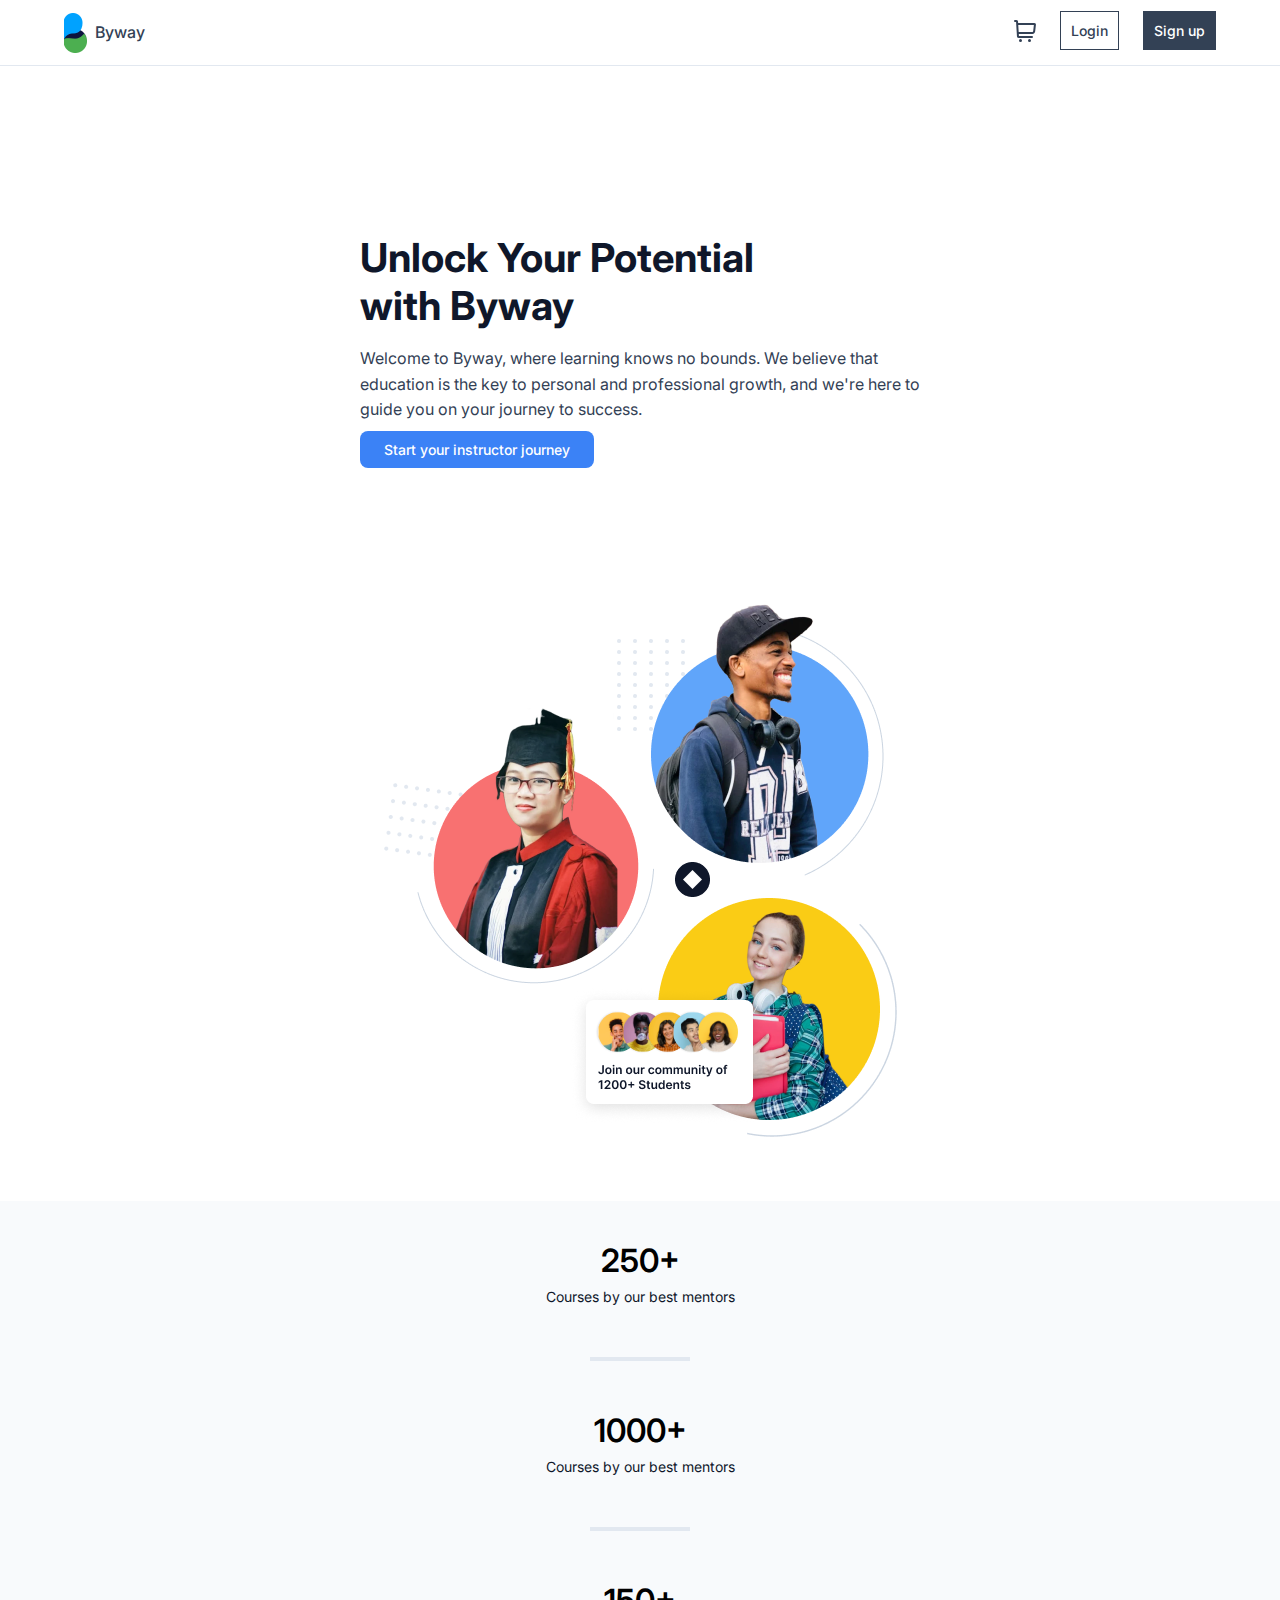
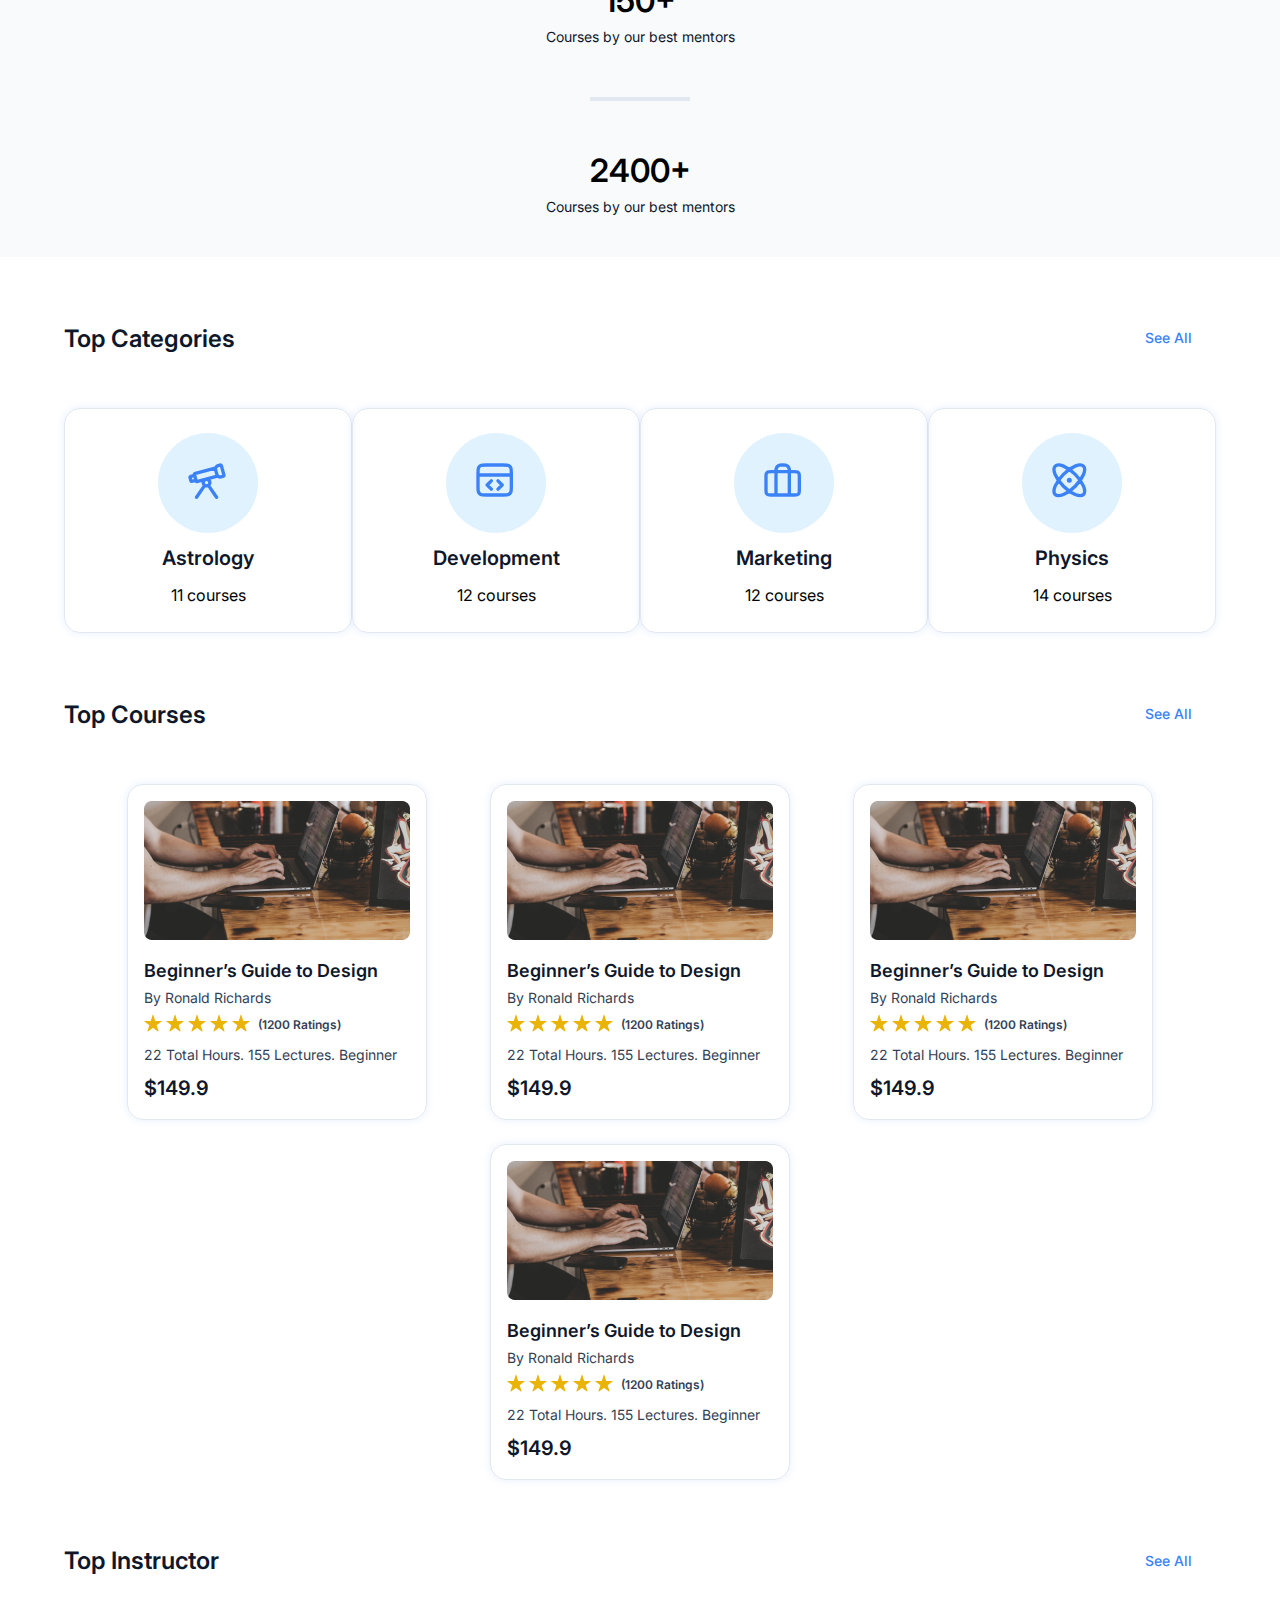
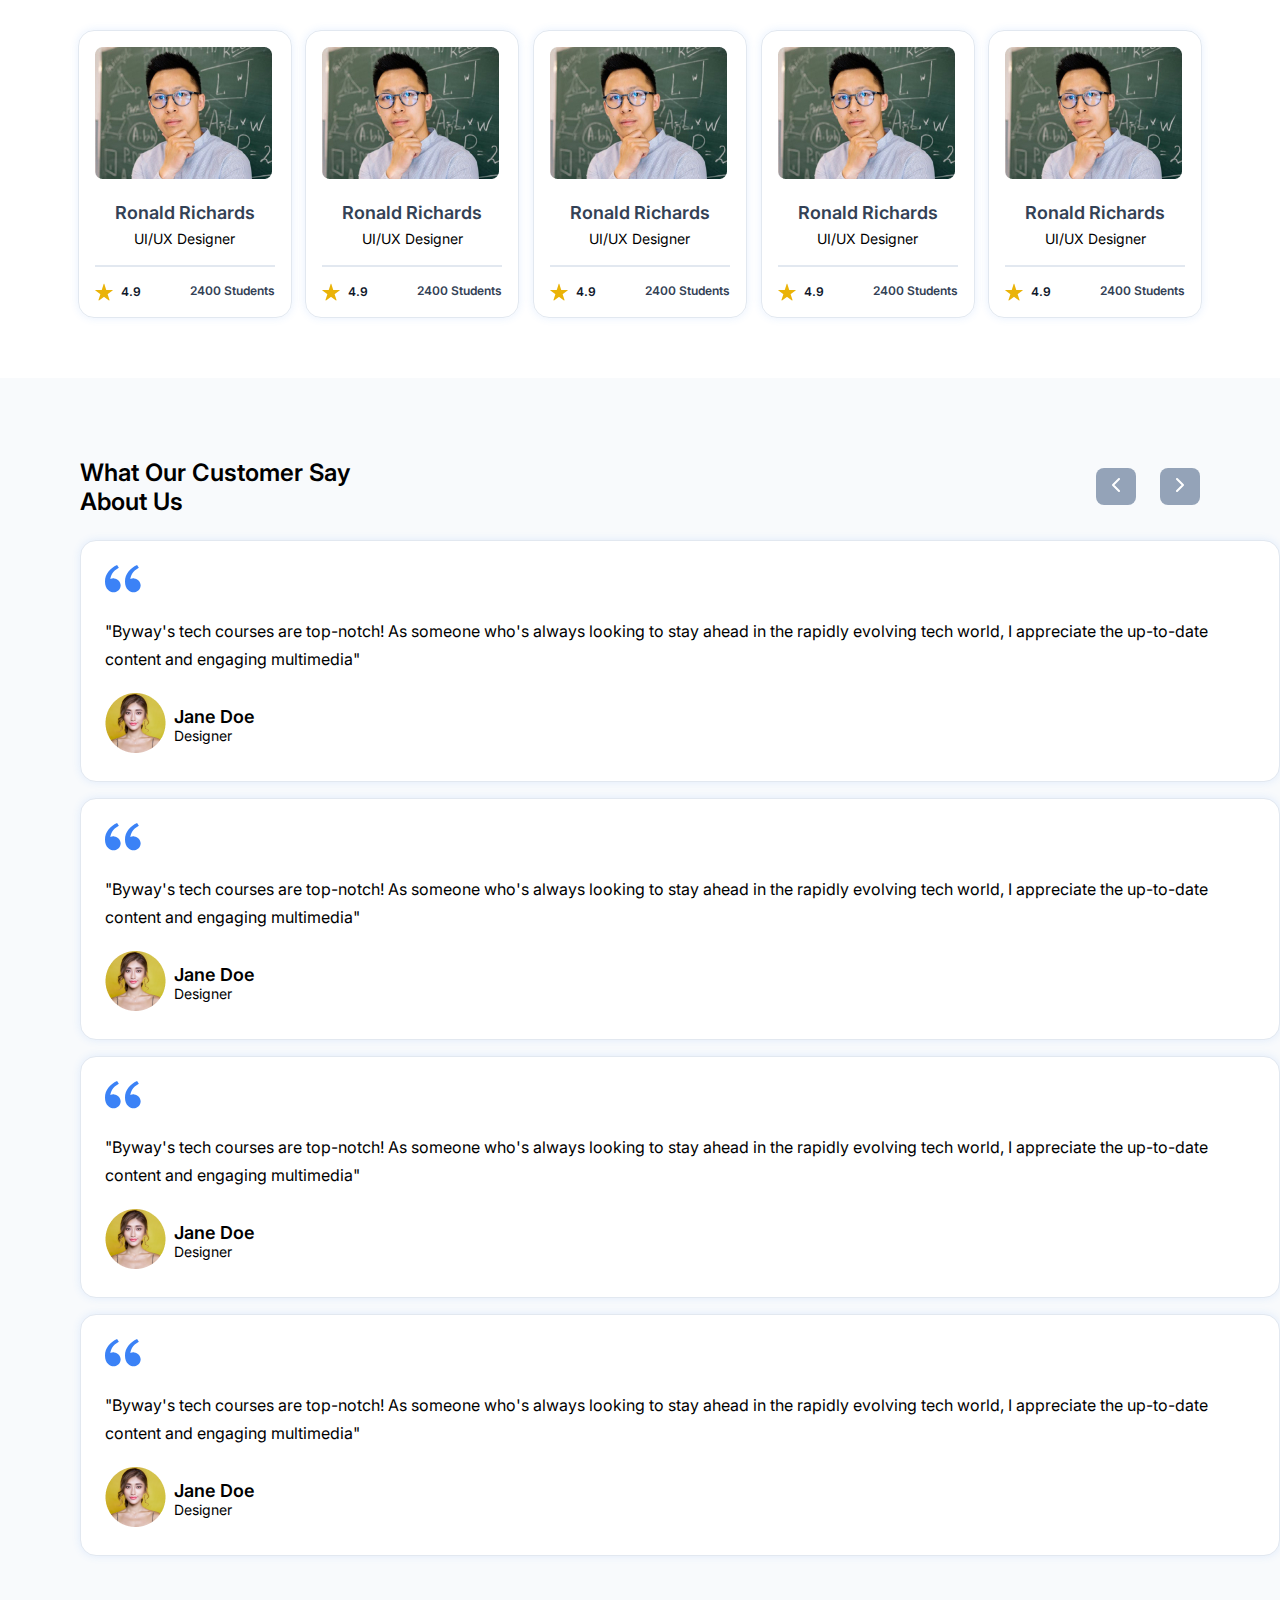
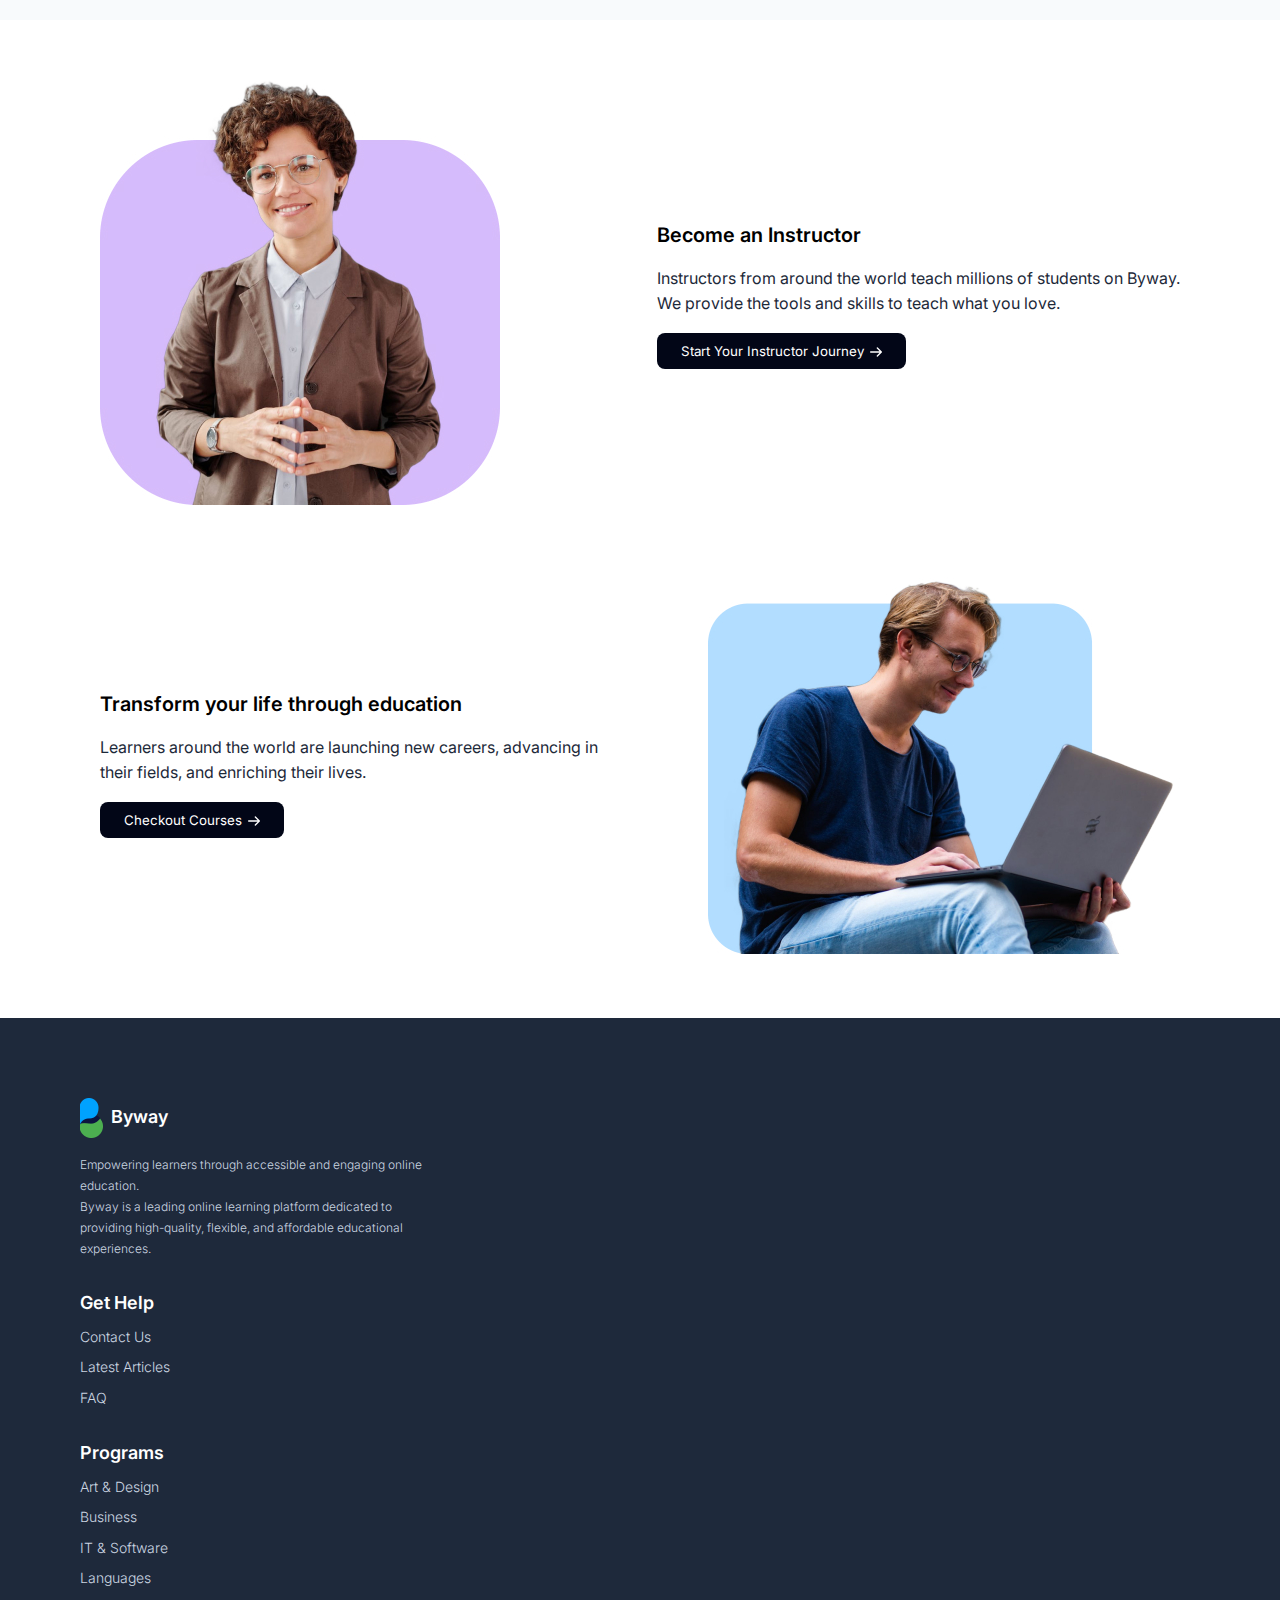
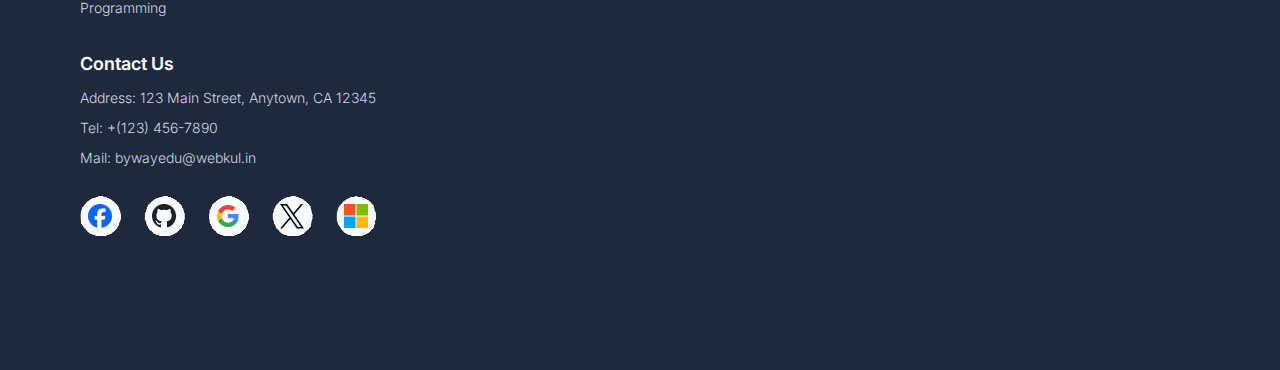
<file: Byway/HTML/index.html>
<!DOCTYPE html>
<html lang="en">
<head>
    <meta charset="UTF-8">
    <meta name="viewport" content="width=device-width, initial-scale=1.0">
    <link rel="stylesheet" href="../CSS/style.css">
    <link rel="icon" href="../Assets/logo.svg">
    <title>Byway</title>
</head>
<body>
    <div class="container">
            <!-- Header Section -->
        <header>
            <div class="header-container">
                <a href="#">
                    <div class="logo">
                        <picture class="logo-pic">
                            <img src="../Assets/logo.svg" alt="logo.png" class="logo-png"/>
                        </picture>
                        <h1>Byway</h1>
                    </div>
                </a>
                <div class="right-part">
                    <ul class="account-list">
                        <li class="account-item"><a href="#" class="cart-icon"><img src="../Assets/cart.svg" alt="cart.svg"/></a></li>
                        <li class="account-item"><a href="#" class="login-link">Login</a></li>
                        <li class="account-item"><a href="#" class="sign-up-link">Sign up</a></li>
                    </ul>
                </div>
            </div>
        </header>
        <!-- Header Section -->

        <!-- Home Section -->
        <section id="home">
            <section class="wrapper">
                <div class="content">
                    <div class="content-left">
                        <div class="content-heading">
                            Unlock Your Potential <br>with Byway
                        </div>
                        <div class="content-para">
                            Welcome to Byway, where learning knows no bounds. We believe that<br>education is the key to personal and professional growth, and we're here to <br> guide you on your journey to success. 
                        </div>
                        <div>
                            <a href="#" class="journey-btn"> Start your instructor journey

                            </a>
                        </div>
                    </div>
                    <div class="content-right">
                        <img src="../Assets/spotlight.png" alt="spotlight.png" class="right-image">
                    </div>
                </div>
            </div>    
        </section>
             <!-- Home Section -->

             <!-- Stats Section  -->
        <section id="stats">
            <div class="stat-container">
                <div class="stat-content">
                    <div class="stat-count">250+</div>
                    <div class="stat-mentor">Courses by our best mentors</div>
                </div>
                <div class="vertical-line"></div>
                <div class="stat-content">
                    <div class="stat-count">1000+</div>
                    <div class="stat-mentor">Courses by our best mentors</div>
                </div>
                <div class="vertical-line"></div>
                <div class="stat-content">
                    <div class="stat-count">150+</div>
                    <div class="stat-mentor">Courses by our best mentors</div>
                </div>
                <div class="vertical-line"></div>
                <div class="stat-content">
                    <div class="stat-count">2400+</div>
                    <div class="stat-mentor">Courses by our best mentors</div>
                </div>
            </div>
        </section>
                            <!-- Stats Section  -->

                            <!-- Top Catagories -->
        <section id="catagory">
            <section class="wrapper">
                <div class="catagory-container">
                    <div class="catagory-header">
                        <div class="heading">Top Categories</div>
                        <button type="button" class="button-right"><a href="#">See All</a></button>
                    </div>
                    <div class="catagory-wrap">
                        <div class="catagory-card">
                            <div class="catagory-card-inner">
                                <div class="telescope-bg">
                                    <div class="telescope-png">
                                    <img src="../Assets/astrology.svg" alt="astrology.svg"/>
                                    </div>
                                </div>
                                <div class="astrology">
                                    Astrology
                                </div>
                                <div class="course">
                                    11 courses
                                </div>
                            </div>
                        </div>
                        <div class="catagory-card">
                            <div class="catagory-card-inner">
                                <div class="telescope-bg">
                                    <div class="telescope-png">
                                    <img src="../Assets/devlopment.svg" alt="devlopment.svg"/>
                                    </div>
                                </div>
                                <div class="astrology">
                                    Development
                                </div>
                                <div class="course">
                                    12 courses
                                </div>
                            </div>
                        </div>
                        <div class="catagory-card">
                            <div class="catagory-card-inner">
                                <div class="telescope-bg">
                                    <div class="telescope-png">
                                    <img src="../Assets/marketing.svg" alt="marketing.svg"/>
                                    </div>
                                </div>
                                <div class="astrology">
                                    Marketing
                                </div>
                                <div class="course">
                                    12 courses
                                </div>
                            </div>
                        </div>
                        <div class="catagory-card">
                            <div class="catagory-card-inner">
                                <div class="telescope-bg">
                                    <div class="telescope-png">
                                    <img src="../Assets/physics.svg" alt="physics.svg"/>
                                    </div>
                                </div>
                                <div class="astrology">
                                    Physics
                                </div>
                                <div class="course">
                                    14 courses
                                </div>
                            </div>
                        </div>
                    </div>
                </div>              
            </section>          
        </section>           <!-- Top Catagories -->

                              <!-- Top Courses -->
        <section id="Courses">
            <section class="wrapper">
                <div class="catagory-container">
                    <div class="catagory-header">
                        <div class="heading">Top Courses</div>
                        <button type="button" class="button-right"><a href="#">See All</a></button>
                    </div>
                    <div class="course-list">
                        <div class="course-card">
                            <div class="course-inner">
                                <div class="course-png">
                                    <img src="../Assets/bg.jpg" alt="bg.jpg"/>
                                </div>
                                <div class="course-content">
                                    <div class="guide">Beginner’s Guide to Design</div>
                                    <div class="ronald">By Ronald Richards</div>
                                    <div class="rating">
                                        <div>
                                            <img src="../Assets/star.svg" alt="star.svg"/>
                                            <img src="../Assets/star.svg" alt="star.svg"/>
                                            <img src="../Assets/star.svg" alt="star.svg"/>
                                            <img src="../Assets/star.svg" alt="star.svg"/>
                                            <img src="../Assets/star.svg" alt="star.svg"/>
                                        </div>
                                        <span>(1200 Ratings)</span>
                                    </div>
                                    <div class="beginner">
                                        22 Total Hours. 155 Lectures. Beginner
                                    </div>
                                    <div class="cost">
                                        $149.9
                                    </div>
                                </div>
                            </div>
                        </div>
                        <div class="course-card">
                            <div class="course-inner">
                                <div class="course-png">
                                    <img src="../Assets/bg.jpg" alt="bg.jpg"/>
                                </div>
                                <div class="course-content">
                                    <div class="guide">Beginner’s Guide to Design</div>
                                    <div class="ronald">By Ronald Richards</div>
                                    <div class="rating">
                                        <div>
                                            <img src="../Assets/star.svg" alt="star.svg"/>
                                            <img src="../Assets/star.svg" alt="star.svg"/>
                                            <img src="../Assets/star.svg" alt="star.svg"/>
                                            <img src="../Assets/star.svg" alt="star.svg"/>
                                            <img src="../Assets/star.svg" alt="star.svg"/>
                                        </div>
                                        <span>(1200 Ratings)</span>
                                    </div>
                                    <div class="beginner">
                                        22 Total Hours. 155 Lectures. Beginner
                                    </div>
                                    <div class="cost">
                                        $149.9
                                    </div>
                                </div>
                            </div>
                        </div>
                        <div class="course-card">
                            <div class="course-inner">
                                <div class="course-png">
                                    <img src="../Assets/bg.jpg" alt="bg.jpg"/>
                                </div>
                                <div class="course-content">
                                    <div class="guide">Beginner’s Guide to Design</div>
                                    <div class="ronald">By Ronald Richards</div>
                                    <div class="rating">
                                        <div>
                                            <img src="../Assets/star.svg" alt="star.svg"/>
                                            <img src="../Assets/star.svg" alt="star.svg"/>
                                            <img src="../Assets/star.svg" alt="star.svg"/>
                                            <img src="../Assets/star.svg" alt="star.svg"/>
                                            <img src="../Assets/star.svg" alt="star.svg"/>
                                        </div>
                                        <span>(1200 Ratings)</span>
                                    </div>
                                    <div class="beginner">
                                        22 Total Hours. 155 Lectures. Beginner
                                    </div>
                                    <div class="cost">
                                        $149.9
                                    </div>
                                </div>
                            </div>
                        </div>
                        <div class="course-card">
                            <div class="course-inner">
                                <div class="course-png">
                                    <img src="../Assets/bg.jpg" alt="bg.jpg""/>
                                </div>
                                <div class="course-content">
                                    <div class="guide">Beginner’s Guide to Design</div>
                                    <div class="ronald">By Ronald Richards</div>
                                    <div class="rating">
                                        <div>
                                            <img src="../Assets/star.svg" alt="star.svg"/>
                                            <img src="../Assets/star.svg" alt="star.svg"/>
                                            <img src="../Assets/star.svg" alt="star.svg"/>
                                            <img src="../Assets/star.svg" alt="star.svg"/>
                                            <img src="../Assets/star.svg" alt="star.svg"/>
                                        </div>
                                        <span>(1200 Ratings)</span>
                                    </div>
                                    <div class="beginner">
                                        22 Total Hours. 155 Lectures. Beginner
                                    </div>
                                    <div class="cost">
                                        $149.9
                                    </div>
                                </div>
                            </div>
                        </div>
                    </div>
                </div> 
            </section>
        </section>
                             <!-- Top Courses -->   
                                
                            <!-- Top instructors-->
        <section id="instructor">
            <section class="wrapper">
                <div class="catagory-container">
                    <div class="catagory-header">
                        <div class="heading">Top Instructor</div>
                        <button type="button" class="button-right"><a href="#">See All</a></button>
                    </div>
                    <div class="instructor-list">
                        <div class="course-list">
                            <div class="course-card">
                                <div class="course-inner">
                                    <div class="course-png">
                                        <img src="../Assets/model-5.jpg" alt="model-5.jpg"/>
                                    </div>
                                    <div class="instructor-content">
                                        <div class="instructor-detail">
                                            <div class="richard">Ronald Richards</div>
                                            <div class="designer">UI/UX Designer</div>
                                        </div>
                                        <div class="line-border"></div>
                                        <div class="students-rating">
                                            <div class="star-rating">
                                                <img src="../Assets/star.svg" alt="star.svg"/>
                                                <div>4.9</div>
                                            </div>
                                            <div class="student-count">
                                                2400 Students
                                            </div>
                                        </div>
                                    </div>
                                </div>
                            </div>  
                        </div>
                        <div class="course-list">
                            <div class="course-card">
                                <div class="course-inner">
                                    <div class="course-png">
                                        <img src="../Assets/model-5.jpg" alt="model-5.jpg"/>
                                    </div>
                                    <div class="instructor-content">
                                        <div class="instructor-detail">
                                            <div class="richard">Ronald Richards</div>
                                            <div class="designer">UI/UX Designer</div>
                                        </div>
                                        <div class="line-border"></div>
                                        <div class="students-rating">
                                            <div class="star-rating">
                                                <img src="../Assets/star.svg" alt="star.svg"/>
                                                <div>4.9</div>
                                            </div>
                                            <div class="student-count">
                                                2400 Students
                                            </div>
                                        </div>
                                    </div>
                                </div>
                            </div>  
                        </div>
                        <div class="course-list">
                            <div class="course-card">
                                <div class="course-inner">
                                    <div class="course-png">
                                        <img src="../Assets/model-5.jpg" alt="model-5.jpg"/>
                                    </div>
                                    <div class="instructor-content">
                                        <div class="instructor-detail">
                                            <div class="richard">Ronald Richards</div>
                                            <div class="designer">UI/UX Designer</div>
                                        </div>
                                        <div class="line-border"></div>
                                        <div class="students-rating">
                                            <div class="star-rating">
                                                <img src="../Assets/star.svg" alt="star.svg"/>
                                                <div>4.9</div>
                                            </div>
                                            <div class="student-count">
                                                2400 Students
                                            </div>
                                        </div>
                                    </div>
                                </div>
                            </div>  
                        </div>
                        <div class="course-list">
                            <div class="course-card">
                                <div class="course-inner">
                                    <div class="course-png">
                                        <img src="../Assets/model-5.jpg" alt="model-5.jpg"/>
                                    </div>
                                    <div class="instructor-content">
                                        <div class="instructor-detail">
                                            <div class="richard">Ronald Richards</div>
                                            <div class="designer">UI/UX Designer</div>
                                        </div>
                                        <div class="line-border"></div>
                                        <div class="students-rating">
                                            <div class="star-rating">
                                                <img src="../Assets/star.svg" alt="star.svg"/>
                                                <div>4.9</div>
                                            </div>
                                            <div class="student-count">
                                                2400 Students
                                            </div>
                                        </div>
                                    </div>
                                </div>
                            </div>  
                        </div>
                        <div class="course-list">
                            <div class="course-card">
                                <div class="course-inner">
                                    <div class="course-png">
                                        <img src="../Assets/model-5.jpg" alt="model-5.jpg"/>
                                    </div>
                                    <div class="instructor-content">
                                        <div class="instructor-detail">
                                            <div class="richard">Ronald Richards</div>
                                            <div class="designer">UI/UX Designer</div>
                                        </div>
                                        <div class="line-border"></div>
                                        <div class="students-rating">
                                            <div class="star-rating">
                                                <img src="../Assets/star.svg" alt="star.svg"/>
                                                <div>4.9</div>
                                            </div>
                                            <div class="student-count">
                                                2400 Students
                                            </div>
                                        </div>
                                    </div>
                                </div>
                            </div>  
                        </div>
                    </div>
                </div>  
            </section>
        </section>
                           <!-- Top instructors-->
                            <!-- Customer review -->
        <section id="review">
            <div class="customer-container">
                <div class="customer-inner">
                    <div class="customer-header">
                        <div class="customer-heading">
                            What Our Customer Say <br> About Us
                        </div>
                        <div class="slide-button">
                            <button class="left-btn"><img src="../Assets/short-arrow-left.svg" alt="short-arrow-left.svg"/></button>
                            <button class="right-btn"><img src="../Assets/short-arrow-right.svg" alt="short-arrow-right.svg"/></button>
                        </div>
                    </div>
                    <div class="review-card-container">
                        <div class="review-card">
                            <img src="../Assets/quotes.svg" alt="quotes.svg"/>  
                            <article>"Byway's tech courses are top-notch! As someone who's always looking to stay ahead in the rapidly evolving tech world, I appreciate the up-to-date content and engaging multimedia" </article>  
                            <div class="author">
                                <div class="author-pic">
                                    <img src="../Assets/Ellipse 61.png" alt="Ellipse 61.png"/>
                                </div> 
                                <div class="author-div">
                                    <div class="author-name">
                                        Jane Doe
                                    </div>
                                    <div class="author-design">
                                        Designer
                                    </div> 
                                </div>
                            </div>
                        </div>
                        <div class="review-card">
                            <img src="../Assets/quotes.svg" alt="quotes.svg">  
                            <article>"Byway's tech courses are top-notch! As someone who's always looking to stay ahead in the rapidly evolving tech world, I appreciate the up-to-date content and engaging multimedia" </article>  
                            <div class="author">
                                <div class="author-pic">
                                    <img src="../Assets/Ellipse 61.png" alt="Ellipse 61.png"/>
                                </div> 
                                <div class="author-div">
                                    <div class="author-name">
                                        Jane Doe
                                    </div>
                                    <div class="author-design">
                                        Designer
                                    </div> 
                                </div>
                            </div>
                        </div>
                        <div class="review-card">
                            <img src="../Assets/quotes.svg" alt="quotes.svg"/>  
                            <article>"Byway's tech courses are top-notch! As someone who's always looking to stay ahead in the rapidly evolving tech world, I appreciate the up-to-date content and engaging multimedia" </article>  
                            <div class="author">
                                <div class="author-pic">
                                    <img src="../Assets/Ellipse 61.png" alt="Ellipse 61.png"/>
                                </div> 
                                <div class="author-div">
                                    <div class="author-name">
                                        Jane Doe
                                    </div>
                                    <div class="author-design">
                                        Designer
                                    </div> 
                                </div>
                            </div>
                        </div>
                        <div class="review-card">
                            <img src="../Assets/quotes.svg" alt="quotes.svg"/>  
                            <article>"Byway's tech courses are top-notch! As someone who's always looking to stay ahead in the rapidly evolving tech world, I appreciate the up-to-date content and engaging multimedia" </article>  
                            <div class="author">
                                <div class="author-pic">
                                    <img src="../Assets/Ellipse 61.png" alt="Ellipse 61.png"/>
                                </div> 
                                <div class="author-div">
                                    <div class="author-name">
                                        Jane Doe
                                    </div>
                                    <div class="author-design">
                                        Designer
                                    </div> 
                                </div>
                            </div>
                        </div>
                        <div class="review-card-last">
                            <!-- <img src="../Assets/quotes.svg" alt="quotes.svg"/>  
                            <article>"Byway's tech courses are top-notch! As someone who's always looking to stay ahead in the rapidly evolving tech world, I appreciate the up-to-date content and engaging multimedia" </article>  
                            <div class="author">
                                <div class="author-pic">
                                    <img src="../Assets/Ellipse 61.png" alt="Ellipse 61.png"/>
                                </div> 
                                <div class="author-div">
                                    <div class="author-name">
                                        Jane Doe
                                    </div>
                                    <div class="author-design">
                                        Designer
                                    </div> 
                                </div>
                            </div> -->
                        </div>
                    </div>
                </div>
                <div class="get-help-container">
            </div>
        </section>
                             <!-- Customer review -->
                            <!-- Become an Instructor --> 
    <section id="Instructor">
        <div class="journey-container">
            <div class="journey-inner">
                <div class="journey-box">
                    <div class="journey-image">
                        <img src="../Assets/model-4.jpg" alt="model-4.jpg"/>
                    </div>
                    <div class="journey-content">
                        <div class="journey-heading">Become an Instructor</div>
                        <div class="journey-para">Instructors from around the world teach millions of students on Byway.<br>We provide the tools and skills to teach what you love.</div> 
                        <a href=""><button class="journey-botton"><span class="start-span">Start Your Instructor Journey</span><span class="arrow-span"><img src="../Assets/arrow-right.svg" alt="arrow-right.svg" class="arrow-right"/></span></button></a>
                    </div>
                </div>
                <div class="journey-box">
                    <div class="journey-content">
                        <div class="journey-heading">Transform your life through education</div>
                        <div class="journey-para">Learners around the world are launching new careers, advancing in <br> their fields, and enriching their lives.</div> 
                       <a href="#"><button class="journey-botton"><span class="start-span">Checkout Courses</span><span class="arrow-span"><img src="../Assets/arrow-right.svg" alt="arrow-right.svg" class="arrow-right"/></span></button></a> 
                    </div>
                    <div class="journey-image">
                        <img src="../Assets/model-6.jpg" alt="model-6.jpg"/>
                    </div>
                </div>
            </div>
        </div>
    </section>                       
                             <!-- Become an Instructor -->
                                 <!-- Footer -->
        <footer>
            <div class="footer-inner">
                <div class="byway-info">
                    <a href="#">
                        <div class="byway-footer-logo">
            
                            <img src="../Assets/logo.svg" alt="logo.svg" class="footer-logo-png"/>
                            <div class="byway-text-foot">Byway</div>
            
                        </div>
                    </a>
                    <div class="footer-info-contents">
                        Empowering learners through accessible and engaging online <br> education. <br> 
                        Byway is a leading online learning platform dedicated to<br>providing high-quality, flexible, and affordable educational<br>experiences. 
                    </div>
                </div>
                <div class="get-help-container">
                    <div class="get-help-heading">
                        Get Help
                    </div>
                    <ul class="help-list">
                        <li class="help-item"><a href="#">Contact Us</a></li>
                        <li class="help-item"><a href="#">Latest Articles</a></li>
                        <li class="help-item"><a href="#">FAQ</a></li>
                    </ul>
                </div>
                <div class="get-help-container">
                    <div class="get-help-heading">
                        Programs
                    </div>
                    <ul class="help-list">
                        <li class="help-item"><a href="">Art & Design</a></li>
                        <li class="help-item"><a href="#">Business</a></li>
                        <li class="help-item"><a href="#">IT & Software</a></li>
                        <li class="help-item"><a href="#">Languages</a></li>
                        <li class="help-item"><a href="#">Programming</a></li>
                    </ul>
                </div>
                <div class="get-help-container">
                    <div class="get-help-heading">
                        Contact Us
                    </div>
                    <ul class="help-list">
                        <li class="help-item"><a href="#">Address: 123 Main Street, Anytown, CA 12345</a></li>
                        <li class="help-item"><a href="">Tel: +(123) 456-7890</a></li>
                        <li class="help-item"><a href="#">Mail: bywayedu@webkul.in</a></li>
                    </ul>
                    <div class="social-media">
                        <a href="#" class="social-links"><img src="../Assets/social-media.png" alt="social-media.png"/></a>
                    </div>
                </div>
            </div>
        </footer>
                                 <!-- Footer -->
    </div>
</body>
</html>
</file>
<file: Byway/CSS/style.css>
*,body{
    margin: 0;
    padding: 0;
    box-sizing: border-box;
    font-family: inter;
}
@font-face {
    font-family: "inter";
    src: url(../FONTS/Inter/Inter-VariableFont_opsz\,wght.ttf);
}
li{
    list-style: none;
}
a{
    text-decoration: none;
}

/* Header Section */

.header-container{
   
    width: 90%;
    margin: 0 auto;
    padding: 12.5px 0px;
    display: flex;
    align-items: center;
    justify-content: space-between; 
}
.logo-pic,.logo-icon{
    width: 31px;
    height: 40px;
}
.logo{
    display: flex;
    align-items: center;
}
.logo h1{
    color: #334155;
    font-weight: 500;
    font-size: 16px;
    line-height: 19.36px;
}
.account-list{
   display: flex;
   gap: 24px;
}
.login-link{
    padding: 10px;
    border: 1px solid #334155;
    font-size: 14px;
    font-weight: 500;
    line-height: 20px;
    color:#334155 ;
}   
.sign-up-link{
    padding: 10px;
    border: 1px solid #334155;
    font-size: 14px;
    font-weight: 500;
    line-height: 20px;
    background-color:#334155 ;
    color: #fff;
}   
header{
    border-bottom: 1px solid #E2E8F0;;
    
}
/* Header Section */
 
  /* Home Section  */
.wrapper{
    margin: 0 auto;
    width: 90%;
}
.content{
    position: relative;
    width: 100%;
    display: flex;
    flex-direction: row;
    align-items: center;
    flex-wrap: wrap;
}
.content-left{
    padding: 168px 0;
    display: flex;
    flex-direction: column;
    gap: 16px;
}
.right-wrapper{
    width: 100%;
    
}
.content-heading{
    font-size: 40px;
    font-weight: 700;
    line-height: 48px;
    color: #0F172A;
}
.content-para{
    font-size: 16px;
    font-weight: 400;
    line-height: 25.6px;
    color: #334155;
}
.journey-btn{
    padding: 10px 24px;
    border-radius: 8px;
    background: #3B82F6;
    border: none;
    font-size: 14px;
    font-weight: 500;
    line-height: 22.5px;
    color: #fff;
}
.content{
    display: flex;
    gap: 100px;
    justify-content: space-between;
}
.right-image{
    margin-top: 20px;
}
@media (max-width:1320px){
    .content{
        display: flex;
        flex-direction: column;
        gap:-50px;
    }
    .right-image{;
    }
    .content-left{
        padding-bottom: 20px;
    }
}
@media (max-width:500px){
    .right-image{
        width: 100%;
    }
}
 /* Home Section  */

 /* Stats Section */
.stat-container{
    margin-top: 60px;
    padding: 40px 40px;
    background: #F8FAFC;
    display: flex;
    align-items: center;
    justify-content: space-evenly;
}
.stat-content{
    display: flex;
    flex-direction: column;
    align-items: center;
    gap: 6px;
}
.stat-count{
    font-size: 32px;
    font-weight: 600;
}
.stat-mentor{
    font-size: 14px;
    font-weight: 400;
    line-height: 21px;
    color: #0F172A;

}
.vertical-line{
    rotate: -90deg;
    width: 55px;
    height: 0;
    border: 2px solid #E2E8F0;
}
.ellipse{
    width: 148.82px;
    height: 211.68px;
    border: 1.41px solid #CBD5E1;
    border-radius: 50%;
    position: absolute;
    
}
         /* Stats Section */

         /* Top Catagories */
 .catagory-container{
    margin: 60px 0px;
 }
 .catagory-header{
    display: flex;
    justify-content: space-between;
    align-items: center;
 }
.heading{
    font-size: 24px;
    font-weight: 600;
    line-height: 33.6px;
    color: #0F172A;
}

.catagory-wrap{
 margin-top: 24px;
 display: flex;
justify-content: space-between;

}
.button-right{
    color   : #3B82F6 !important;
    padding: 10px 24px ;
    background-color: transparent;
    border: none;
    font-size: 14px;
    font-weight: 500;
    line-height: 22.4px; 
}
 .button-right a{
    color   : #3B82F6 !important;
 }   
.catagory-card-inner{
    display: flex;
    flex-direction: column;
    align-items: center;
    gap: 10px;
}
.catagory-card{
    padding: 24px 93px;
    border: 1px solid #E2E8F0;
    border-radius: 16px;
    box-shadow: 0px 0px 8px 0px #3B82F61F;
}
.catagory-card:nth-child(2){
    width:288px !important;
}
.telescope-bg{
    border-radius: 50%;
    width: 100px;
    height: 100px;
    background: #E0F2FE;
    position: relative;
}
.telescope-png{
    position: absolute;
    top: 30px;
    left: 30px;
}
.astrology{
    font-size: 20px;
    font-weight: 600;
    line-height: 30px;
    color: #0F172A;
}
.course{
   font-size: 16px;
   font-weight: 400 ;
   line-height: 25.6px;
}
              /* Top Catagories */

             /* Top Courses */
.course-card{
    border-radius: 16px;
    padding: 16px;
    border: 1px solid #E2E8F0;
    box-shadow: 0px 0px 8px 0px #3B82F61F;
}
.course-list{
    margin-top: 24px ;
    display: flex;
    justify-content: space-between;
    flex-wrap: wrap;
}
.guide{
    font-size: 18px;
    font-weight: 600;
    color: #0F172A;
}
.ronald{
    font-size: 14px;
    font-weight: 400;
    color: #334155;
}
.rating{
    display: flex;
    align-items: center;
    gap: 8px;
}
.rating span{
 font-size: 12px;
 font-weight: 600;
 color: #334155;
}
.beginner{
font-family: inter;
font-size: 14px;
font-weight: 400;
line-height: 21px;
text-align: left;
color: #334155;

}
.cost{
font-family: inter;
font-size: 20px;
font-weight: 600;
line-height: 30px;
text-align: left;
color: #0F172A;
}
.course-content{
    display: flex;
    flex-direction: column;
    gap: 8px;
    margin-top: 16px;
}
           /* Top Courses */

           /* Top instructors */
.richard{
    
font-family: inter;
font-size: 18px;
font-weight: 600;
line-height: 28.8px;
text-align: left;
color: #334155;

}   
.designer{

font-family: inter;
font-size: 14px;
font-weight: 400;
line-height: 21px;
text-align: left;
}
.line-border{
    width: 180px;
    border: 1px solid #E2E8F0
}
.star-rating div{
    font-size: 12px;
    font-weight: 600;
    color: #0F172A;
}
.student-count{
    font-size: 12px;
    font-weight: 600;
    color: #334155;
}
.instructor-list{
    display: flex;
    justify-content: space-between ;
}
.instructor-content{
    margin-top: 16px;
}
.instructor-detail{
    display: flex;
    flex-direction: column;
    align-items: center;
}
.line-border{
    margin-top: 16px;
    margin-bottom: 16px;
}
.star-rating{
display: flex;
align-items: center;
gap:8px;
}
.students-rating{
    display: flex;
    justify-content: space-between;
}
                  /* Top instructors */

                  /* Customer review */
.customer-container{
    background: #F8FAFC;
}
.customer-inner{
    padding:80px 0px 64px 80px;
}
.customer-heading{
    font-size: 24px;
    font-weight: 600;
}
.slide-button{
    display: flex;
    gap:24px;
    margin-right: 80px;
}
.left-btn,.right-btn{
    
    background: #94A3B8;
    border-radius: 8px;
    padding: 10px 16px;
    border: none;
}
.customer-header{
    display: flex;
    justify-content: space-between;
    align-items: center;
}
.review-card-container{
    margin-top: 24px;
    display: flex;
    gap:16px;
}
.review-card{
    border-radius: 16px;
    padding: 24px;
    background: #FFFFFF;
    border: 1px solid #E2E8F0;
    box-shadow: 0px 0px 8px 0px #3B82F61F;
}
.review-card:nth-child(4){
    display: none;
}

.review-card-last{
    border-top-left-radius: 16px;
    border-bottom-left-radius: 16px;
    height: 300px;
    width: 40px;
    background: #FFFFFF;
    border: 1px solid #E2E8F0;
    box-shadow: 0px 0px 8px 0px #3B82F61F;
}
article{
    margin-top: 20px;
    font-size: 16px;
    line-height: 28px;
    font-weight: 400;
    color: #000;
}
.author{
    margin-top: 20px;
    display: flex;
    gap:8px;
    align-items: center;
}
.author-name{
   font-size: 18px;
   font-weight: 600;
}
.author-design{
    font-size: 14px;
    font-weight: 400;
}
.author-div{
    display: flex;
    flex-direction: column; 
}
                 /* Customer review */

            /* Become an Instructor */
.journey-inner{
    padding: 60px 100px;
}
.journey-content{
    display: flex;
    flex-direction: column;
    gap:16px;
}
.journey-box{
    display: flex;
    align-items: center;
    justify-content: space-between;
}
.journey-box:nth-child(2){
    margin-top: 100px;
}
.journey-heading{
    font-size: 20px;
    line-height: 30px;
    font-weight: 600;
}
.journey-para{
    font-size: 16px;
    font-weight: 400;
    line-height: 25.6px;
    color : #1D2939;
}
.journey-botton{
    border-radius: 8px;
    padding: 10px 24px;
    color: #fff;
    background-color: #020617;
    border: none;
    display: flex;
    gap:6px;
    width:fit-content;
}
.arrow-right{
    width: 12px;
    height: 12px;
    vertical-align: middle;
}
       /* Become an Instructor */

           /*Footer*/
.footer-inner{
background: #1E293B;
padding: 80px 80px 130px 80px;
color: #fff;
display: flex;
justify-content: space-between
}
.byway-info{
    display: flex;
    flex-direction: column;
    gap:16px;
}
.byway-footer-logo{
    display: flex;
    align-items: center;
}
ul.help-list,.get-help-container{
    display: flex;
    flex-direction: column;
    gap:8px;
}
.byway-text-foot{
color: white;
font-size: 18px;
font-weight: 600;
line-height: 28.8px;
text-align: left;
}
.footer-info-contents{

font-family: inter;
font-size: 12px;
font-weight: 300 ;
line-height: 21px;
text-align: left;
color: #CBD5E1;
}
.get-help-heading{
font-family: inter;
font-size: 18px;
font-weight: 600;
line-height: 28.8px;
text-align: left;
}
.help-item a{
    color: #CBD5E1;
}
.help-item{
font-size: 14px;
font-weight: 300;
line-height: 22.4px;
text-align: left;


}
.social-media{
    margin-top: 18px;
}
.button-right{
    color : #3B82F6 !important;
}
          /*Footer*/

         /* Responsive */

@media  (max-width:1300px){
.catagory-wrap,.course-list,.instructor-list,.review-card-container{
    display: flex;
    flex-wrap: wrap;
    justify-content: space-evenly;
}
.review-card-last{
    display: none;
}
.review-card:nth-child(4){
    display:block;
}
.journey-box{
    flex-wrap: wrap ;
    align-items: center;
    justify-content: space-between;
    gap:50px;
}
.journey-box:last-child{
    flex-wrap: wrap-reverse;
    margin-top: 60px;
}
.footer-inner{
    flex-direction: column;
    
    justify-content: space-evenly;
    gap: 30px;

}
.content{
    flex-direction: column;
    align-items: center;
}
.stat-container{
    flex-direction: column;
    gap:50px;
}
.vertical-line{
    rotate: 180deg;
    width: 100px;
}
.content{
    display: flex;
    flex-wrap: wrap;
    flex-direction: column;
}
}
.catagory-card,.course-card{
   margin-top: 24px !important;
}

@media  (max-width:720px){
    .header-container{
        padding: 12.5px 20px;
}
.wrapper{
    margin:0 20px;
}
.catagory-container{
    padding: 60px 20px;
 }
 .customer-inner{
    padding-left: 20px;  
  }
    .journey-inner{
        padding: 60px 20px;
    }
    .footer-inner{
        background: #1E293B;
        padding: 80px 20px 130px ;
}
}
@media  (max-width:500px){
    .content-heading{
        font-size: 32px;
        font-weight: 700;
        line-height: 48px;
        color: #0F172A;
    }
    .customer-heading{
        font-size: 16px;
        font-weight: 600;
    }
}
@media  (max-width:400px){
    .content-heading{
        font-size: 28px;
        font-weight: 600;
        line-height: 48px;
        color: #0F172A;
    }
    .customer-heading{
        font-size: 12px;
        font-weight: 600;
    }
}
        /* Responsive */

        /* Hover */
.cart-icon img:hover{
    transition: all .5s ease-in-out;
    background: rgba(0,0,0,0.1)
}
.polygon:hover{
    transition: all;
    transition-timing-function: ease-in-out;
    transform: rotateZ(60deg);
    
}
.login-link:hover{
    transition: all .5s ease-in-out;
    background: rgba(0,0,0,0.1) ;
}
.sign-up-link:hover{
    transition: all .5s ease-in-out;
    background: rgba(0,0,0,0.9);
}
.journey-btn:hover,.journey-botton:hover,.left-btn:hover,.right-btn:hover{
  background-color:#334155 ;
  transition: all .5s ease-in-out;
    .arrow-right{
      transition: all .5s ease-in-out;
      transform: translateX(5px) scale(1.2);  
    }
}
.model-bg:hover,.model-bg-2:hover,.model-bg-3:hover{
    outline: 2px solid #334155;
    transition: all .3s ease-in-out;
}
.catagory-card:hover,.course-card:hover,.community-container:hover,.review-card:hover{
    box-shadow: 16px 16px 16px 16px #0000001F;
    transition: all .3s ease-in-out;
    transform: scale(1.1);
    background-color: #fff;
}

.vertical-line:hover{
    transition: all .65s ease-in-out;
    transition-delay: .01ms;
    transform:  rotateZ(180deg);
    
}
/* .polygon-container:hover{
    transition: all .65s ease-in-out;
    transition-delay: .01ms;
    transform:  scaleZ(1.1)} */
/* .help-item:hover{
    text-decoration: underline;
} */
.button-right:hover{
    background-color: rgba(0,0,255,0.1);
}

             /* Hover */
</file>
